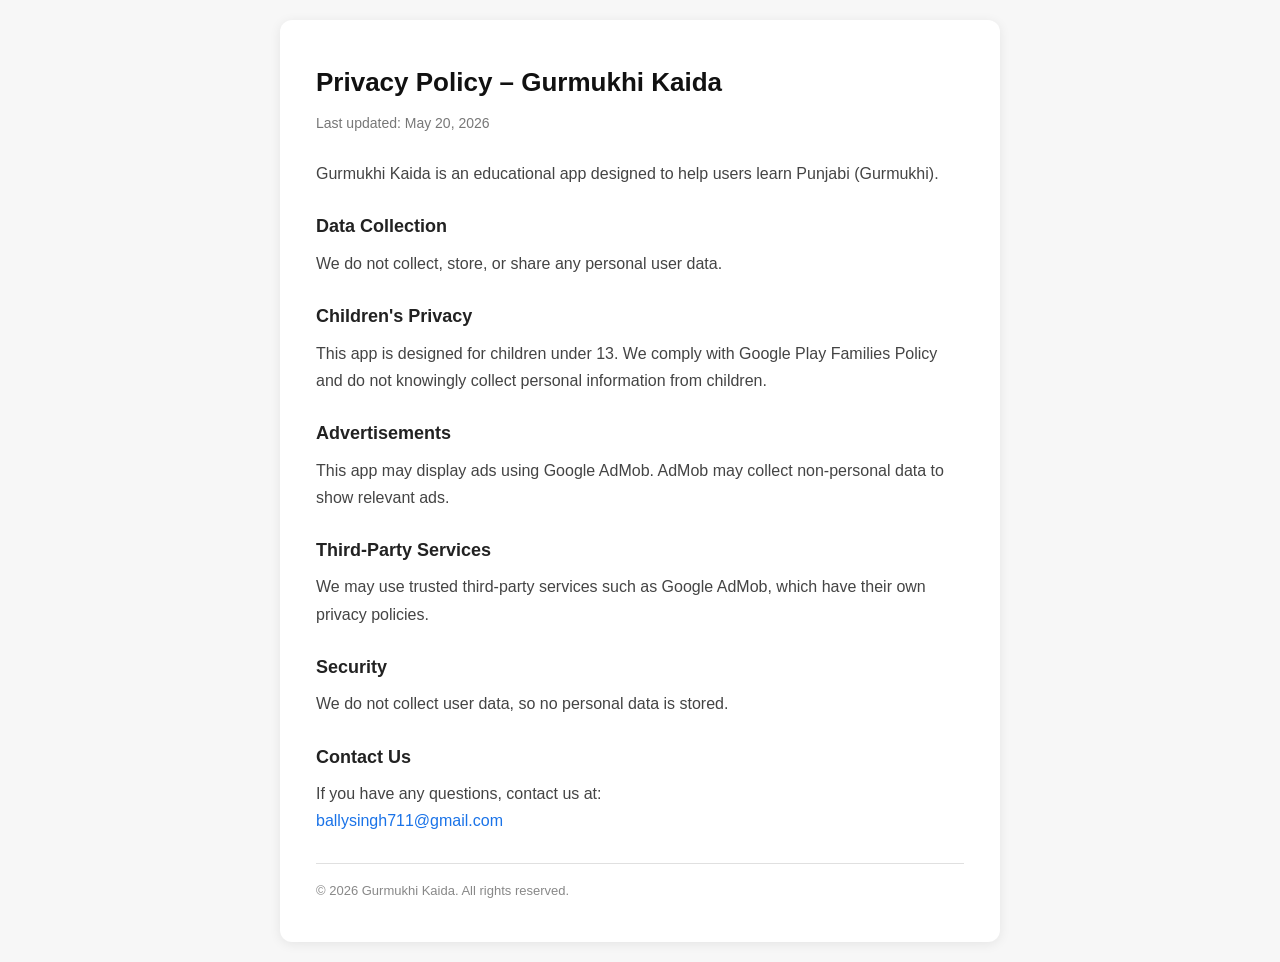
<file: gurmukhi-kaida-privacy-policy/index.html>
<!DOCTYPE html>
<html lang="en">
<head>
  <meta charset="UTF-8">
  <meta name="viewport" content="width=device-width, initial-scale=1.0">
  <title>Privacy Policy - Gurmukhi Kaida</title>
  <style>
    * { margin: 0; padding: 0; box-sizing: border-box; }
    body {
      font-family: -apple-system, BlinkMacSystemFont, 'Segoe UI', Roboto, sans-serif;
      line-height: 1.7;
      color: #333;
      background: #f7f7f7;
      padding: 20px;
    }
    .container {
      max-width: 720px;
      margin: 0 auto;
      background: #fff;
      padding: 40px 36px;
      border-radius: 12px;
      box-shadow: 0 2px 12px rgba(0,0,0,0.08);
    }
    h1 {
      font-size: 26px;
      margin-bottom: 8px;
      color: #111;
    }
    .updated {
      font-size: 14px;
      color: #777;
      margin-bottom: 24px;
    }
    h2 {
      font-size: 18px;
      margin: 24px 0 8px;
      color: #222;
    }
    p {
      margin-bottom: 12px;
      color: #444;
    }
    a { color: #1a73e8; text-decoration: none; }
    a:hover { text-decoration: underline; }
    hr {
      border: none;
      border-top: 1px solid #e0e0e0;
      margin: 28px 0 8px;
    }
    footer {
      font-size: 13px;
      color: #888;
      margin-top: 16px;
    }
  </style>
</head>
<body>
  <div class="container">
    <h1>Privacy Policy – Gurmukhi Kaida</h1>
    <p class="updated">Last updated: May 20, 2026</p>
    <p>Gurmukhi Kaida is an educational app designed to help users learn Punjabi (Gurmukhi).</p>
    <h2>Data Collection</h2>
    <p>We do not collect, store, or share any personal user data.</p>
    <h2>Children's Privacy</h2>
    <p>This app is designed for children under 13. We comply with Google Play Families Policy and do not knowingly collect personal information from children.</p>
    <h2>Advertisements</h2>
    <p>This app may display ads using Google AdMob. AdMob may collect non-personal data to show relevant ads.</p>
    <h2>Third-Party Services</h2>
    <p>We may use trusted third-party services such as Google AdMob, which have their own privacy policies.</p>
    <h2>Security</h2>
    <p>We do not collect user data, so no personal data is stored.</p>
    <h2>Contact Us</h2>
    <p>If you have any questions, contact us at:<br>
    <a href="mailto:ballysingh711@gmail.com">ballysingh711@gmail.com</a></p>
    <hr>
    <footer>© 2026 Gurmukhi Kaida. All rights reserved.</footer>
  </div>
</body>
</file>
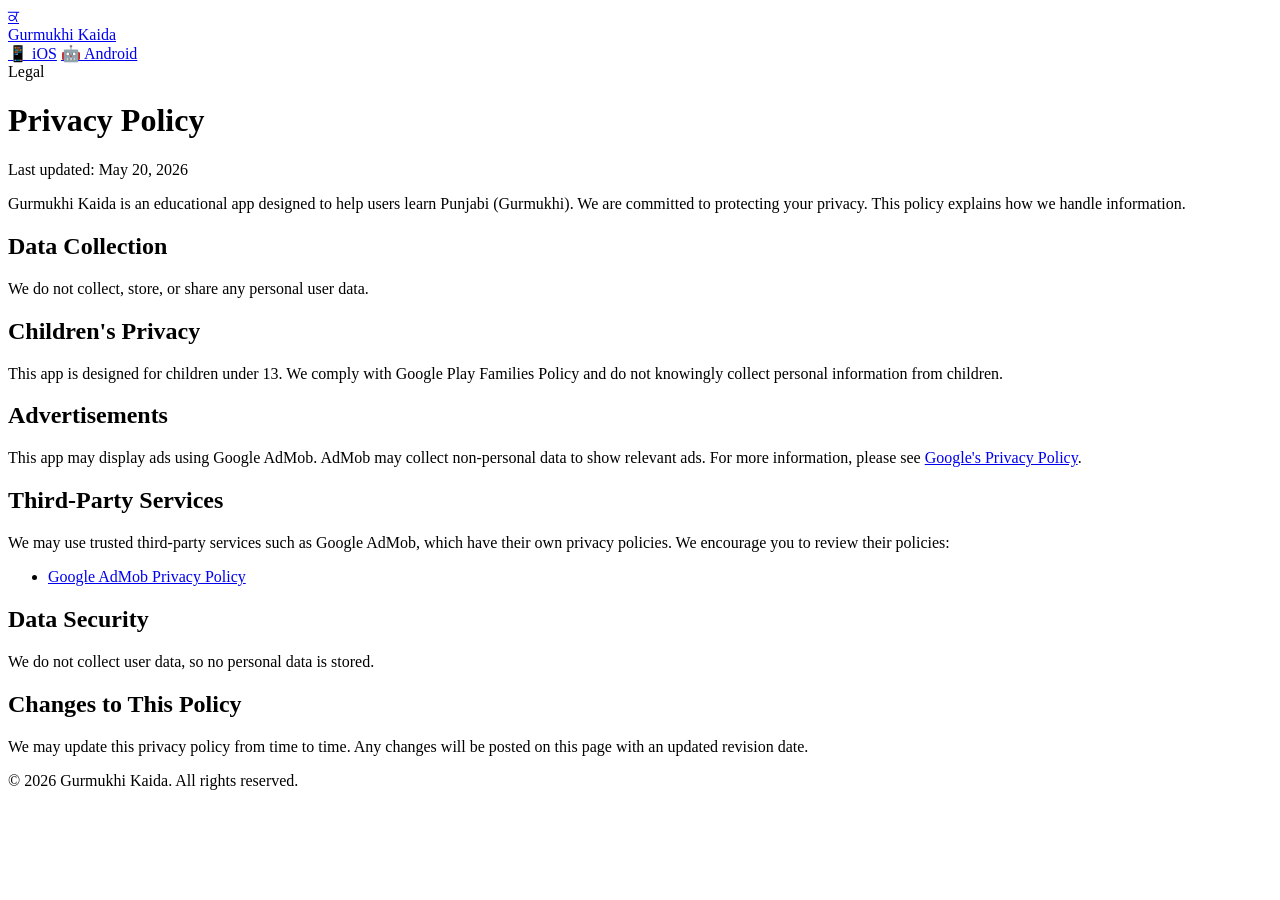
<file: privacy.html>
<!doctype html>
<html lang="en">
  <head>
    <meta charset="UTF-8" />
    <link rel="icon" type="image/svg+xml" href="/vite.svg" />
    <meta name="viewport" content="width=device-width, initial-scale=1.0" />
    <title>Privacy Policy - Gurmukhi Kaida</title>
    <meta name="description" content="Privacy Policy for Gurmukhi Kaida educational app. Learn how we handle user data and protect your privacy." />
    <link rel="preconnect" href="https://fonts.googleapis.com" />
    <link rel="preconnect" href="https://fonts.gstatic.com" crossorigin />
    <link href="https://fonts.googleapis.com/css2?family=Inter:wght@400;500;600;700;800&display=swap" rel="stylesheet" />
    <script type="module" src="/privacy-page.js"></script>
  </head>
  <body>
    <nav class="nav">
      <a href="/" class="nav-brand">
        <div class="nav-logo">ਕ</div>
        <span class="nav-title">Gurmukhi Kaida</span>
      </a>
      <div class="nav-cta">
        <a href="https://apps.apple.com/in/app/gurmukhi-kaida/id6773573312" target="_blank" rel="noopener" class="btn btn-primary btn-sm">📱 iOS</a>
        <a href="https://play.google.com/store/apps/details?id=com.pahasatech.gurmukhi_kaida&hl=en_IN" target="_blank" rel="noopener" class="btn btn-primary btn-sm">🤖 Android</a>
      </div>
    </nav>

    <main class="privacy-page">
      <div class="privacy-container">
        <div class="privacy-header">
          <span class="section-label">Legal</span>
          <h1 class="privacy-title">Privacy Policy</h1>
          <p class="privacy-subtitle">Last updated: May 20, 2026</p>
        </div>

        <div class="privacy-content">
          <section class="privacy-section">
            <p class="privacy-intro">
              Gurmukhi Kaida is an educational app designed to help users learn Punjabi (Gurmukhi).
              We are committed to protecting your privacy. This policy explains how we handle information.
            </p>
          </section>

          <section class="privacy-section">
            <h2 class="privacy-heading">Data Collection</h2>
            <p class="privacy-text">
              We do not collect, store, or share any personal user data.
            </p>
          </section>

          <section class="privacy-section">
            <h2 class="privacy-heading">Children's Privacy</h2>
            <p class="privacy-text">
              This app is designed for children under 13. We comply with Google Play Families Policy
              and do not knowingly collect personal information from children.
            </p>
          </section>

          <section class="privacy-section">
            <h2 class="privacy-heading">Advertisements</h2>
            <p class="privacy-text">
              This app may display ads using Google AdMob. AdMob may collect non-personal data
              to show relevant ads. For more information, please see
              <a href="https://policies.google.com/privacy" target="_blank" rel="noopener">Google's Privacy Policy</a>.
            </p>
          </section>

          <section class="privacy-section">
            <h2 class="privacy-heading">Third-Party Services</h2>
            <p class="privacy-text">
              We may use trusted third-party services such as Google AdMob, which have their own
              privacy policies. We encourage you to review their policies:
            </p>
            <ul class="privacy-list">
              <li><a href="https://policies.google.com/privacy" target="_blank" rel="noopener">Google AdMob Privacy Policy</a></li>
            </ul>
          </section>

          <section class="privacy-section">
            <h2 class="privacy-heading">Data Security</h2>
            <p class="privacy-text">
              We do not collect user data, so no personal data is stored.
            </p>
          </section>

          <section class="privacy-section">
            <h2 class="privacy-heading">Changes to This Policy</h2>
            <p class="privacy-text">
              We may update this privacy policy from time to time. Any changes will be posted
              on this page with an updated revision date.
            </p>
          </section>

          

          <div class="privacy-footer">
            <p>© 2026 Gurmukhi Kaida. All rights reserved.</p>
          </div>
        </div>
      </div>
    </main>
  </body>
</html>
</file>
